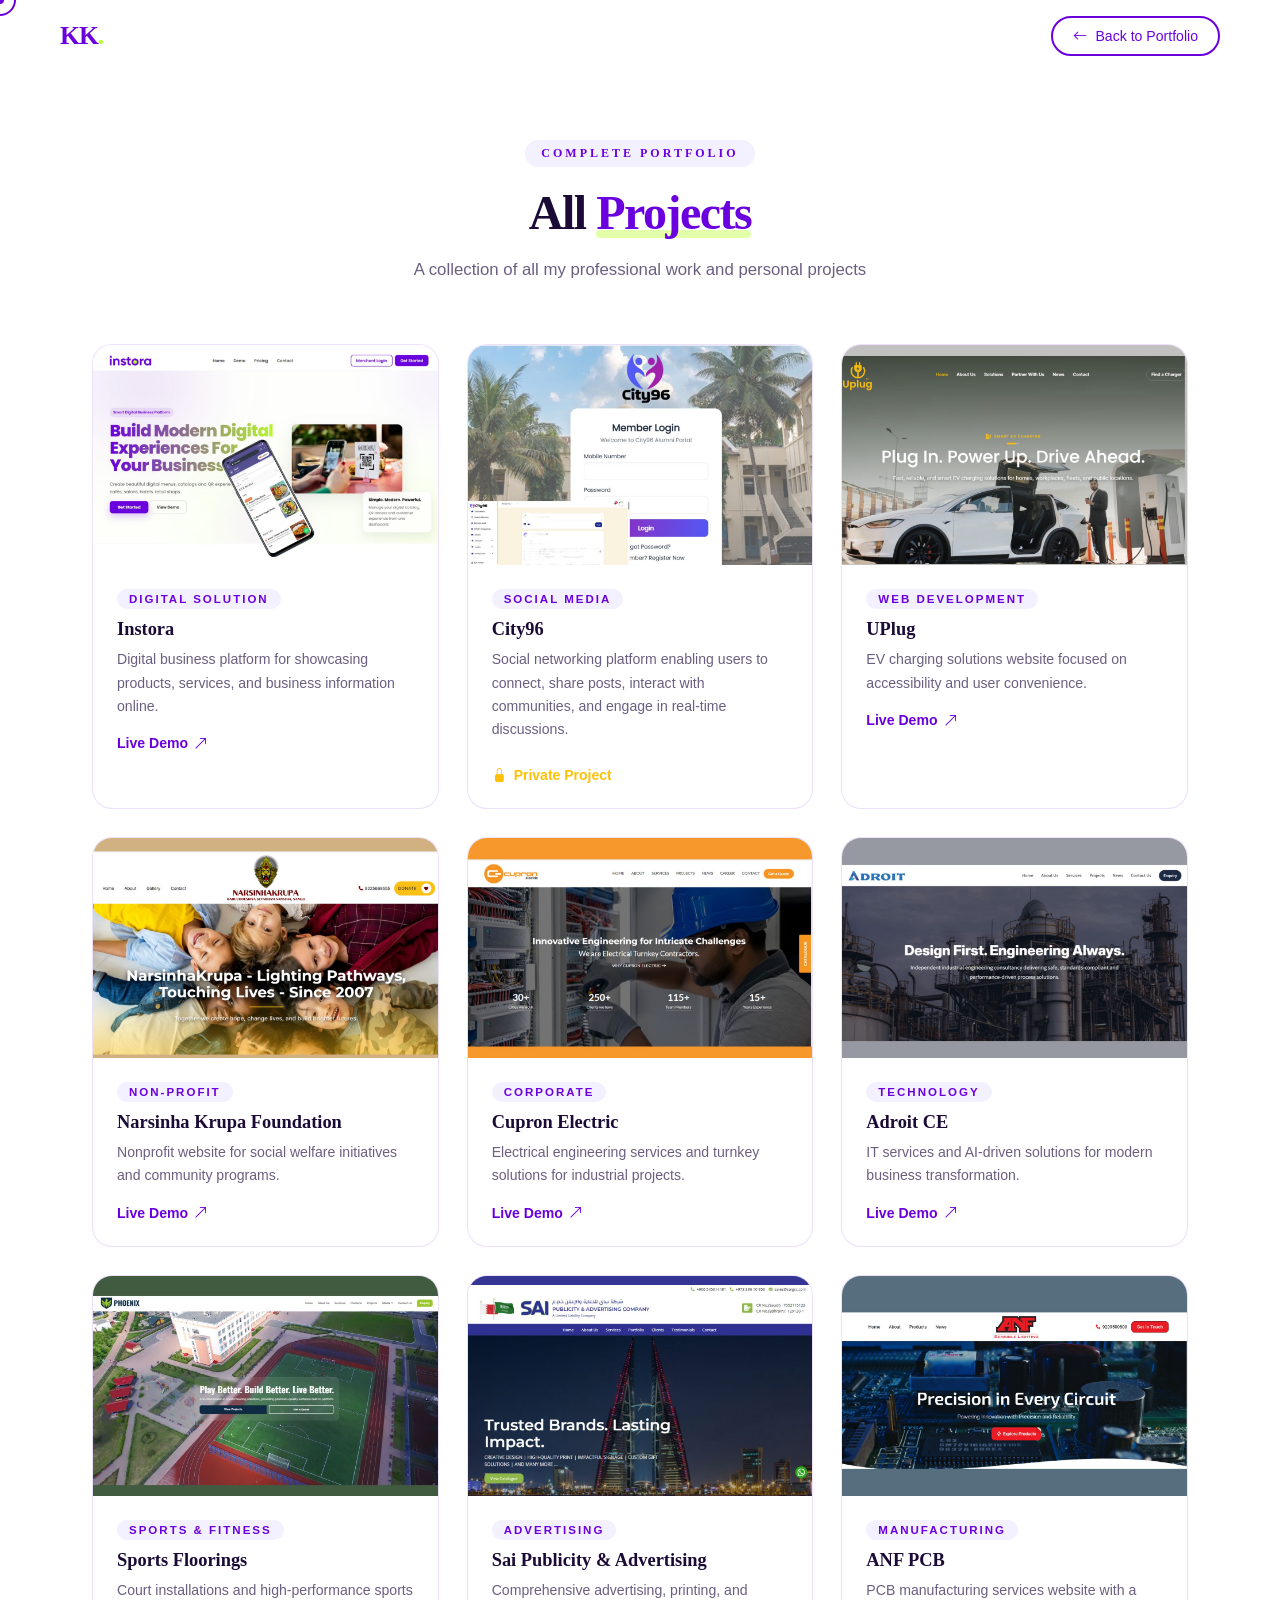
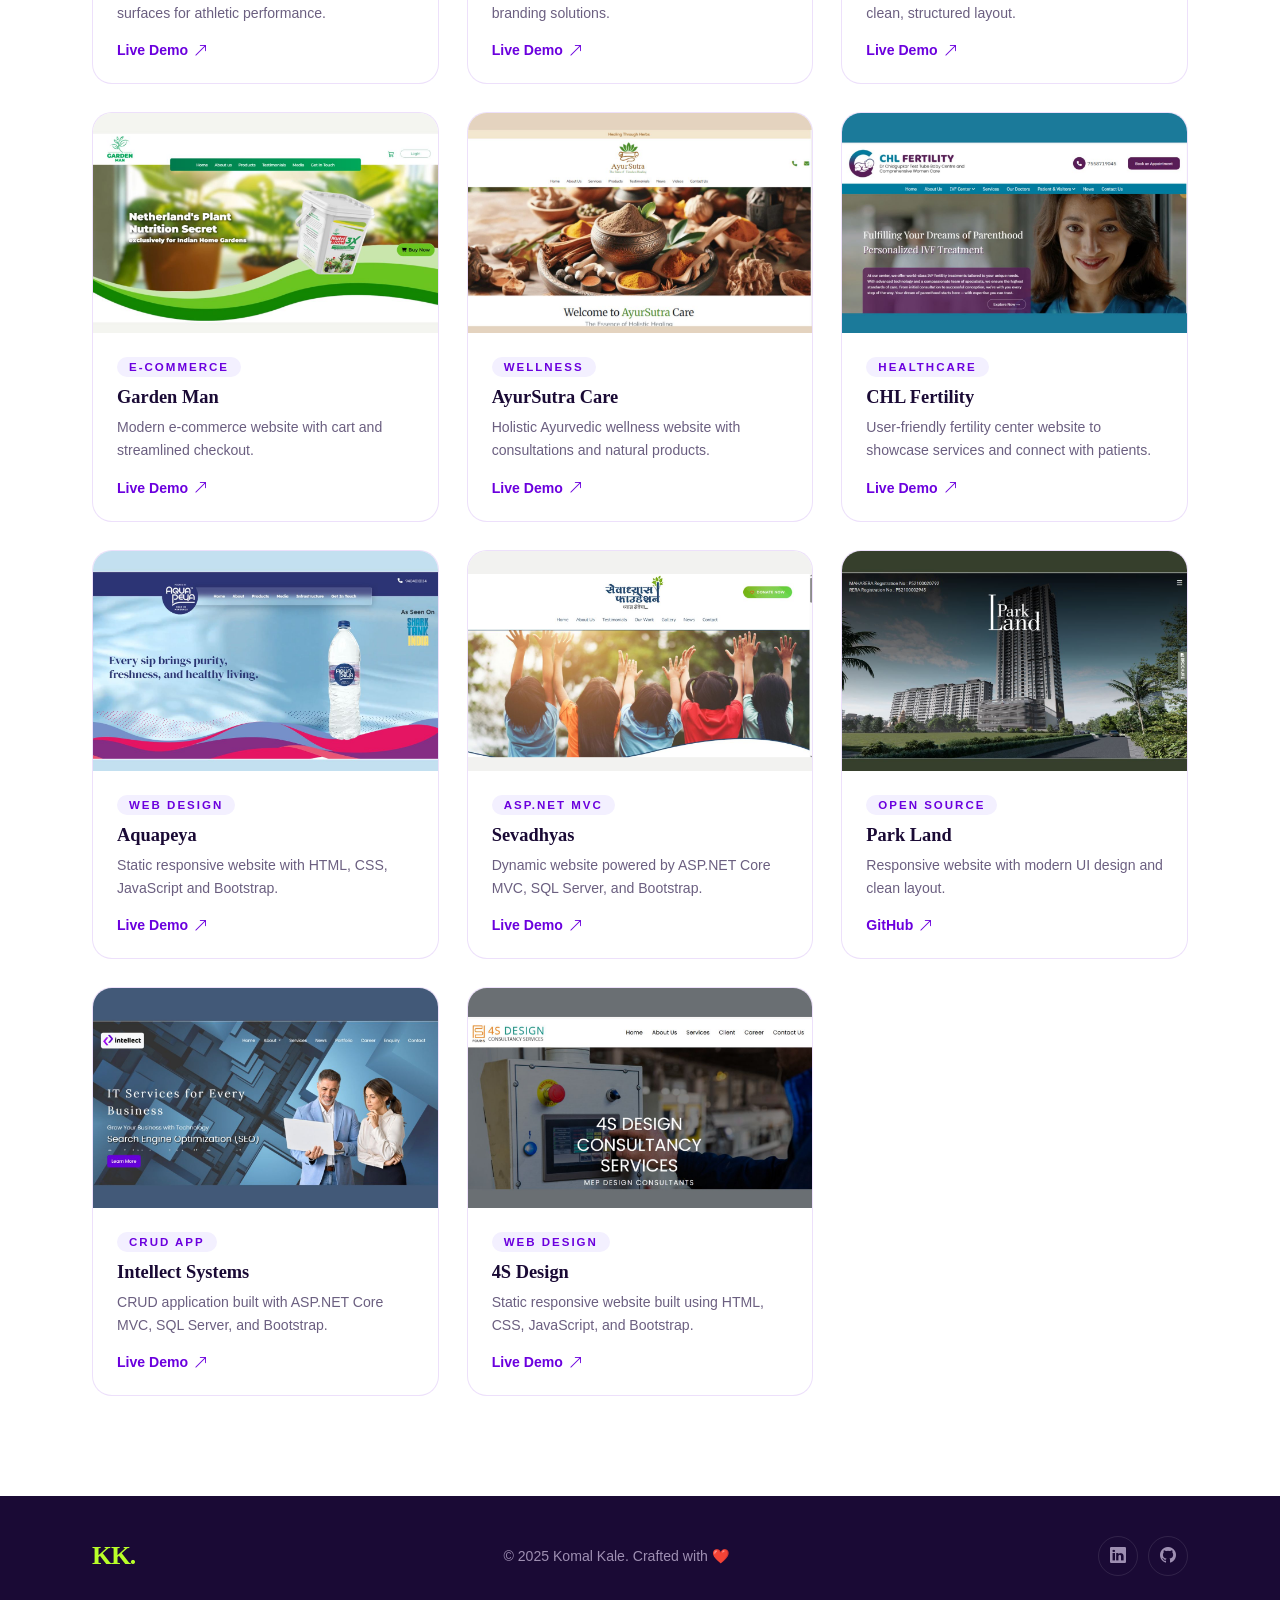
<file: my-portfolio/projects.html>
<!DOCTYPE html>
<html lang="en">
<head>
  <meta charset="UTF-8">
  <title>All Projects — Komal Kale</title>
  <meta name="viewport" content="width=device-width, initial-scale=1.0">
  <link rel="preconnect" href="https://fonts.googleapis.com">
  <link rel="preconnect" href="https://fonts.gstatic.com" crossorigin>
  <link href="https://fonts.googleapis.com/css2?family=Syne:wght@400;500;600;700;800&family=DM+Sans:ital,wght@0,300;0,400;0,500;1,300&display=swap" rel="stylesheet">
  <link href="https://cdn.jsdelivr.net/npm/bootstrap-icons@1.11.3/font/bootstrap-icons.css" rel="stylesheet">
  <link rel="stylesheet" href="style.css">
  <style>
    .projects-page { padding: 140px 0 100px; }
    .projects-page-header { text-align: center; margin-bottom: 60px; }
    .projects-page .projects-grid { grid-template-columns: repeat(3, 1fr); }
    @media (max-width: 992px) { .projects-page .projects-grid { grid-template-columns: repeat(2,1fr); } }
    @media (max-width: 600px) { .projects-page .projects-grid { grid-template-columns: 1fr; } }
  </style>
</head>
<body>

  <div class="cursor-dot"></div>
  <div class="cursor-ring"></div>

  <nav id="navbar" class="navbar scrolled">
    <div class="nav-inner">
      <a class="nav-brand" href="index.html">KK<span class="dot">.</span></a>
      <a href="index.html#projects" class="btn-ghost" style="padding:10px 20px; font-size:0.88rem;">
        <i class="bi bi-arrow-left"></i> Back to Portfolio
      </a>
    </div>
  </nav>

  <section class="projects-page">
    <div class="container">
      <div class="projects-page-header" data-reveal>
        <div class="section-label">Complete Portfolio</div>
        <h1 class="section-title">All <span class="highlight">Projects</span></h1>
        <p class="section-sub">A collection of all my professional work and personal projects</p>
      </div>

      <div class="projects-grid">

        <div class="project-card" data-reveal>
          <div class="project-img-wrap">
            <img src="assets/instora.jpg" alt="Digital Menu Card" class="project-img">
            <div class="project-overlay">
              <a href="#" target="_blank" class="project-link">
                <i class="bi bi-arrow-up-right"></i>
              </a>
            </div>
          </div>
          <div class="project-info">
            <div class="project-tag">Digital Solution</div>
            <h3 class="project-title">Instora</h3>
            <p class="project-desc">
              Digital business platform for showcasing products, services, and business information online.
            </p>
            <a href="https://instora.in/" target="_blank" class="project-cta">
              Live Demo <i class="bi bi-arrow-up-right"></i>
            </a>
          </div>
        </div>

  <div class="project-card" data-reveal>
          <div class="project-img-wrap">
            <img src="assets/city96.jpg" alt="City96" class="project-img">
            <div class="project-overlay">
              <a href="#" target="_blank" class="project-link">
                <i class="bi bi-arrow-up-right"></i>
              </a>
            </div>
          </div>
          <div class="project-info">
            <div class="project-tag">Social Media</div>
            <h3 class="project-title">City96</h3>
            <p class="project-desc">
              Social networking platform enabling users to connect, share posts, interact with communities, and engage
              in real-time discussions.
            </p>
            <div class="project-status">
              <i class="bi bi-lock-fill"></i> Private Project
            </div>
          </div>
        </div>

        <div class="project-card" data-reveal>
          <div class="project-img-wrap">
            <img src="assets/uplug.jpg" alt="UPlug" class="project-img">
            <div class="project-overlay"><a href="https://uplug.co.in/" target="_blank" class="project-link"><i class="bi bi-arrow-up-right"></i></a></div>
          </div>
          <div class="project-info">
            <div class="project-tag">Web Development</div>
            <h3 class="project-title">UPlug</h3>
            <p class="project-desc">EV charging solutions website focused on accessibility and user convenience.</p>
            <a href="https://uplug.co.in/" target="_blank" class="project-cta">Live Demo <i class="bi bi-arrow-up-right"></i></a>
          </div>
        </div>

        <div class="project-card" data-reveal>
          <div class="project-img-wrap">
            <img src="assets/narsinhakrupaNgo.jpg" alt="Narsinha Krupa Foundation" class="project-img">
            <div class="project-overlay"><a href="https://narsinhakrupa.org/" target="_blank" class="project-link"><i class="bi bi-arrow-up-right"></i></a></div>
          </div>
          <div class="project-info">
            <div class="project-tag">Non-Profit</div>
            <h3 class="project-title">Narsinha Krupa Foundation</h3>
            <p class="project-desc">Nonprofit website for social welfare initiatives and community programs.</p>
            <a href="https://narsinhakrupa.org/" target="_blank" class="project-cta">Live Demo <i class="bi bi-arrow-up-right"></i></a>
          </div>
        </div>

        <div class="project-card" data-reveal>
          <div class="project-img-wrap">
            <img src="assets/cupronelectric.jpg" alt="Cupron Electric" class="project-img">
            <div class="project-overlay"><a href="https://cupronelectric.com/" target="_blank" class="project-link"><i class="bi bi-arrow-up-right"></i></a></div>
          </div>
          <div class="project-info">
            <div class="project-tag">Corporate</div>
            <h3 class="project-title">Cupron Electric</h3>
            <p class="project-desc">Electrical engineering services and turnkey solutions for industrial projects.</p>
            <a href="https://cupronelectric.com/" target="_blank" class="project-cta">Live Demo <i class="bi bi-arrow-up-right"></i></a>
          </div>
        </div>

        <div class="project-card" data-reveal>
          <div class="project-img-wrap">
            <img src="assets/adroit.jpg" alt="Adroit CE" class="project-img">
            <div class="project-overlay"><a href="https://adroitce.com/" target="_blank" class="project-link"><i class="bi bi-arrow-up-right"></i></a></div>
          </div>
          <div class="project-info">
            <div class="project-tag">Technology</div>
            <h3 class="project-title">Adroit CE</h3>
            <p class="project-desc">IT services and AI-driven solutions for modern business transformation.</p>
            <a href="https://adroitce.com/" target="_blank" class="project-cta">Live Demo <i class="bi bi-arrow-up-right"></i></a>
          </div>
        </div>

        <div class="project-card" data-reveal>
          <div class="project-img-wrap">
            <img src="assets/sports.jpg" alt="Sports Floorings" class="project-img">
            <div class="project-overlay"><a href="https://sportsfloorings.co.in/" target="_blank" class="project-link"><i class="bi bi-arrow-up-right"></i></a></div>
          </div>
          <div class="project-info">
            <div class="project-tag">Sports & Fitness</div>
            <h3 class="project-title">Sports Floorings</h3>
            <p class="project-desc">Court installations and high-performance sports surfaces for athletic performance.</p>
            <a href="https://sportsfloorings.co.in/" target="_blank" class="project-cta">Live Demo <i class="bi bi-arrow-up-right"></i></a>
          </div>
        </div>

        <div class="project-card" data-reveal>
          <div class="project-img-wrap">
            <img src="assets/saipublicity.jpg" alt="Sai Publicity" class="project-img">
            <div class="project-overlay"><a href="https://saigcc.com/" target="_blank" class="project-link"><i class="bi bi-arrow-up-right"></i></a></div>
          </div>
          <div class="project-info">
            <div class="project-tag">Advertising</div>
            <h3 class="project-title">Sai Publicity & Advertising</h3>
            <p class="project-desc">Comprehensive advertising, printing, and branding solutions.</p>
            <a href="https://saigcc.com/" target="_blank" class="project-cta">Live Demo <i class="bi bi-arrow-up-right"></i></a>
          </div>
        </div>

        <div class="project-card" data-reveal>
          <div class="project-img-wrap">
            <img src="assets/anfpcb.jpg" alt="ANF PCB" class="project-img">
            <div class="project-overlay"><a href="https://anfpcb.com/" target="_blank" class="project-link"><i class="bi bi-arrow-up-right"></i></a></div>
          </div>
          <div class="project-info">
            <div class="project-tag">Manufacturing</div>
            <h3 class="project-title">ANF PCB</h3>
            <p class="project-desc">PCB manufacturing services website with a clean, structured layout.</p>
            <a href="https://anfpcb.com/" target="_blank" class="project-cta">Live Demo <i class="bi bi-arrow-up-right"></i></a>
          </div>
        </div>

        <div class="project-card" data-reveal>
          <div class="project-img-wrap">
            <img src="assets/gardenman.jpg" alt="Garden Man" class="project-img">
            <div class="project-overlay"><a href="https://gardenmanindia.com/" target="_blank" class="project-link"><i class="bi bi-arrow-up-right"></i></a></div>
          </div>
          <div class="project-info">
            <div class="project-tag">E-Commerce</div>
            <h3 class="project-title">Garden Man</h3>
            <p class="project-desc">Modern e-commerce website with cart and streamlined checkout.</p>
            <a href="https://gardenmanindia.com/" target="_blank" class="project-cta">Live Demo <i class="bi bi-arrow-up-right"></i></a>
          </div>
        </div>

        <div class="project-card" data-reveal>
          <div class="project-img-wrap">
            <img src="assets/ayursutra.jpg" alt="AyurSutra Care" class="project-img">
            <div class="project-overlay"><a href="https://ayursutracare.com/" target="_blank" class="project-link"><i class="bi bi-arrow-up-right"></i></a></div>
          </div>
          <div class="project-info">
            <div class="project-tag">Wellness</div>
            <h3 class="project-title">AyurSutra Care</h3>
            <p class="project-desc">Holistic Ayurvedic wellness website with consultations and natural products.</p>
            <a href="https://ayursutracare.com/" target="_blank" class="project-cta">Live Demo <i class="bi bi-arrow-up-right"></i></a>
          </div>
        </div>

        <div class="project-card" data-reveal>
          <div class="project-img-wrap">
            <img src="assets/chl-fertility.jpg" alt="CHL Fertility" class="project-img">
            <div class="project-overlay"><a href="https://www.chlfertility.com" target="_blank" class="project-link"><i class="bi bi-arrow-up-right"></i></a></div>
          </div>
          <div class="project-info">
            <div class="project-tag">Healthcare</div>
            <h3 class="project-title">CHL Fertility</h3>
            <p class="project-desc">User-friendly fertility center website to showcase services and connect with patients.</p>
            <a href="https://www.chlfertility.com" target="_blank" class="project-cta">Live Demo <i class="bi bi-arrow-up-right"></i></a>
          </div>
        </div>

        <div class="project-card" data-reveal>
          <div class="project-img-wrap">
            <img src="assets/aquapeya.jpg" alt="Aquapeya" class="project-img">
            <div class="project-overlay"><a href="https://www.aquapeya.com" target="_blank" class="project-link"><i class="bi bi-arrow-up-right"></i></a></div>
          </div>
          <div class="project-info">
            <div class="project-tag">Web Design</div>
            <h3 class="project-title">Aquapeya</h3>
            <p class="project-desc">Static responsive website with HTML, CSS, JavaScript and Bootstrap.</p>
            <a href="https://www.aquapeya.com" target="_blank" class="project-cta">Live Demo <i class="bi bi-arrow-up-right"></i></a>
          </div>
        </div>

        <div class="project-card" data-reveal>
          <div class="project-img-wrap">
            <img src="assets/sevadhyas.jpg" alt="Sevadhyas" class="project-img">
            <div class="project-overlay"><a href="https://sevadhyas.com" target="_blank" class="project-link"><i class="bi bi-arrow-up-right"></i></a></div>
          </div>
          <div class="project-info">
            <div class="project-tag">ASP.NET MVC</div>
            <h3 class="project-title">Sevadhyas</h3>
            <p class="project-desc">Dynamic website powered by ASP.NET Core MVC, SQL Server, and Bootstrap.</p>
            <a href="https://sevadhyas.com" target="_blank" class="project-cta">Live Demo <i class="bi bi-arrow-up-right"></i></a>
          </div>
        </div>

        <div class="project-card" data-reveal>
          <div class="project-img-wrap">
            <img src="assets/parkland.jpg" alt="Park Land" class="project-img">
            <div class="project-overlay"><a href="https://github.com/kale-komal/ParkLand" target="_blank" class="project-link"><i class="bi bi-github"></i></a></div>
          </div>
          <div class="project-info">
            <div class="project-tag">Open Source</div>
            <h3 class="project-title">Park Land</h3>
            <p class="project-desc">Responsive website with modern UI design and clean layout.</p>
            <a href="https://github.com/kale-komal/ParkLand" target="_blank" class="project-cta">GitHub <i class="bi bi-arrow-up-right"></i></a>
          </div>
        </div>

        <div class="project-card" data-reveal>
          <div class="project-img-wrap">
            <img src="assets/intellect-systems.jpg" alt="Intellect Systems" class="project-img">
            <div class="project-overlay"><a href="https://intellect-systems.com" target="_blank" class="project-link"><i class="bi bi-arrow-up-right"></i></a></div>
          </div>
          <div class="project-info">
            <div class="project-tag">CRUD App</div>
            <h3 class="project-title">Intellect Systems</h3>
            <p class="project-desc">CRUD application built with ASP.NET Core MVC, SQL Server, and Bootstrap.</p>
            <a href="https://intellect-systems.com" target="_blank" class="project-cta">Live Demo <i class="bi bi-arrow-up-right"></i></a>
          </div>
        </div>

        <div class="project-card" data-reveal>
          <div class="project-img-wrap">
            <img src="assets/4sdesign.jpg" alt="4S Design" class="project-img">
            <div class="project-overlay"><a href="https://4sdesigncs.com/" target="_blank" class="project-link"><i class="bi bi-arrow-up-right"></i></a></div>
          </div>
          <div class="project-info">
            <div class="project-tag">Web Design</div>
            <h3 class="project-title">4S Design</h3>
            <p class="project-desc">Static responsive website built using HTML, CSS, JavaScript, and Bootstrap.</p>
            <a href="https://4sdesigncs.com/" target="_blank" class="project-cta">Live Demo <i class="bi bi-arrow-up-right"></i></a>
          </div>
        </div>

      </div>
    </div>
  </section>

  <footer class="footer">
    <div class="container">
      <div class="footer-inner">
        <a class="nav-brand" href="index.html">KK<span class="dot">.</span></a>
        <p class="footer-copy">© 2025 Komal Kale. Crafted with ❤️</p>
        <div class="footer-socials">
          <a href="https://www.linkedin.com/in/komal-kale-k1409" target="_blank" class="social-link"><i class="bi bi-linkedin"></i></a>
          <a href="https://github.com/kale-komal" target="_blank" class="social-link"><i class="bi bi-github"></i></a>
        </div>
      </div>
    </div>
  </footer>

  <script src="script.js"></script>
</body>
</html>
</file>
<file: my-portfolio/style.css>
/* ============================================
   KOMAL KALE PORTFOLIO — REDESIGNED
   Theme: #6B00DE (Purple) + #B9FF29 (Lime)
   Base: Clean White
============================================ */

:root {
  --purple: #6B00DE;
  --purple-light: #8B2FFF;
  --purple-dark: #4A0099;
  --lime: #B9FF29;
  --lime-dark: #9EE000;
  --white: #FFFFFF;
  --off-white: #F7F5FF;
  --gray-50: #F9FAFB;
  --gray-100: #F3F0FF;
  --gray-200: #E8E0FF;
  --gray-400: #9E8FB2;
  --gray-600: #6B5F80;
  --gray-800: #2D1B5E;
  --dark: #1A0A35;
  --text-main: #1A0A35;
  --text-muted: #6B5F80;
  --border: rgba(107, 0, 222, 0.12);
  --shadow-sm: 0 2px 12px rgba(107, 0, 222, 0.08);
  --shadow-md: 0 8px 32px rgba(107, 0, 222, 0.15);
  --shadow-lg: 0 20px 60px rgba(107, 0, 222, 0.2);
  --radius: 20px;
  --radius-sm: 12px;
  --radius-lg: 32px;
  --transition: 0.35s cubic-bezier(0.4, 0, 0.2, 1);
}

/* ——— RESET & BASE ——— */
*, *::before, *::after { box-sizing: border-box; margin: 0; padding: 0; }
html { scroll-behavior: smooth; font-size: 16px; }
body {
  font-family: 'Inter', sans-serif;
  background: var(--white);
  color: var(--text-main);
  overflow-x: hidden;
  cursor: none;
}
a { text-decoration: none; color: inherit; }
img { display: block; max-width: 100%; }
ul { list-style: none; }
.container { max-width: 1160px; margin: 0 auto; padding: 0 32px; }
.text-center { text-align: center; }
.mt-4 { margin-top: 1.5rem; }
.mt-5 { margin-top: 3rem; }
.d-none { display: none !important; }
.w-full { width: 100%; }

/* ——— CUSTOM CURSOR ——— */
.cursor-dot, .cursor-ring {
  position: fixed; top: 0; left: 0;
  border-radius: 50%;
  pointer-events: none;
  z-index: 9999;
  transform: translate(-50%, -50%);
  transition: opacity 0.3s;
}
.cursor-dot {
  width: 8px; height: 8px;
  background: var(--purple);
}
.cursor-ring {
  width: 32px; height: 32px;
  border: 2px solid var(--purple);
  transition: width 0.25s, height 0.25s, border-color 0.25s, transform 0.1s;
  background: transparent;
}
.cursor-ring.hovered {
  width: 48px; height: 48px;
  background: rgba(107, 0, 222, 0.08);
  border-color: var(--lime);
}

/* ——— SCROLLBAR ——— */
::-webkit-scrollbar { width: 6px; }
::-webkit-scrollbar-track { background: var(--off-white); }
::-webkit-scrollbar-thumb { background: var(--purple); border-radius: 3px; }

/* ——— NAVBAR ——— */
.navbar {
  position: fixed; top: 0; left: 0; right: 0;
  z-index: 1000;
  padding: 0 32px;
  height: 72px;
  display: flex; align-items: center;
  transition: background var(--transition), box-shadow var(--transition);
}
.navbar.scrolled {
  background: rgba(255,255,255,0.95);
  backdrop-filter: blur(20px);
  box-shadow: 0 1px 0 var(--border), var(--shadow-sm);
}
.nav-inner {
  max-width: 1160px; width: 100%; margin: 0 auto;
  display: flex; align-items: center; justify-content: space-between;
}
.nav-brand {
font-family: 'Playfair Display', serif;
  font-size: 1.6rem; font-weight: 800;
  color: var(--purple);
  letter-spacing: -1px;
}
.nav-brand .dot { color: var(--lime); }
.nav-links {
  display: flex; align-items: center; gap: 8px;
}
.nav-link {
font-family: 'Inter', sans-serif;
  font-size: 0.9rem; font-weight: 500;
  color: var(--text-muted);
  padding: 8px 16px;
  border-radius: 100px;
  transition: all var(--transition);
}
.nav-link:hover, .nav-link.active {
  color: var(--purple);
  background: var(--gray-100);
}
.nav-toggle {
  display: none;
  flex-direction: column; gap: 5px;
  background: none; border: none;
  cursor: none; padding: 8px;
}
.nav-toggle span {
  display: block; width: 24px; height: 2px;
  background: var(--purple);
  border-radius: 2px;
  transition: all var(--transition);
}
.nav-toggle.open span:nth-child(1) { transform: translateY(7px) rotate(45deg); }
.nav-toggle.open span:nth-child(2) { opacity: 0; }
.nav-toggle.open span:nth-child(3) { transform: translateY(-7px) rotate(-45deg); }

/* ——— BUTTONS ——— */
.btn-primary {
  display: inline-flex; align-items: center; gap: 8px;
  padding: 14px 28px;
  background: var(--purple);
  color: var(--white);
  border-radius: 100px;
font-family: 'Inter', sans-serif;
  font-size: 0.95rem; font-weight: 500;
  border: none; cursor: none;
  transition: all var(--transition);
  box-shadow: 0 4px 20px rgba(107,0,222,0.3);
  position: relative; overflow: hidden;
}
.btn-primary::after {
  content: '';
  position: absolute; inset: 0;
  background: var(--lime);
  transform: translateX(-101%);
  transition: transform var(--transition);
  z-index: 0;
  border-radius: inherit;
}
.btn-primary:hover::after { transform: translateX(0); }
.btn-primary:hover { color: var(--dark); box-shadow: 0 8px 30px rgba(185,255,41,0.4); }
.btn-primary > * { position: relative; z-index: 1; }

.btn-ghost {
  display: inline-flex; align-items: center; gap: 8px;
  padding: 14px 28px;
  background: transparent;
  color: var(--purple);
  border-radius: 100px;
  font-size: 0.95rem; font-weight: 500;
  border: 2px solid var(--purple);
  cursor: none;
  transition: all var(--transition);
}
.btn-ghost:hover { background: var(--purple); color: var(--white); }

.btn-outline {
  display: inline-flex; align-items: center; gap: 8px;
  padding: 14px 32px;
  background: transparent;
  color: var(--purple);
  border-radius: 100px;
  font-size: 0.95rem; font-weight: 500;
  border: 2px solid var(--border);
  cursor: none;
  transition: all var(--transition);
}
.btn-outline:hover {
  background: var(--purple); color: var(--white);
  border-color: var(--purple);
}

/* ——— SECTIONS ——— */
.section { padding: 120px 0; position: relative; }
.section-label {
  display: inline-block;
font-family: 'Playfair Display', serif;
  font-size: 0.75rem; font-weight: 700;
  text-transform: uppercase; letter-spacing: 3px;
  color: var(--purple);
  background: var(--gray-100);
  padding: 6px 16px; border-radius: 100px;
  margin-bottom: 20px;
}
.section-title {
font-family: 'Playfair Display', serif;
  font-size: clamp(2rem, 4vw, 3rem);
  font-weight: 800;
  line-height: 1.1;
  color: var(--dark);
  letter-spacing: -1.5px;
  margin-bottom: 16px;
}
.section-sub {
  font-size: 1.05rem; color: var(--text-muted);
  max-width: 500px; margin: 0 auto 60px;
  line-height: 1.7;
}
.highlight {
  color: var(--purple);
  position: relative;
  display: inline-block;
}
.highlight::after {
  content: '';
  position: absolute;
  bottom: 2px; left: 0; right: 0;
  height: 8px;
  background: var(--lime);
  opacity: 0.4;
  z-index: -1;
  border-radius: 4px;
}

/* ——— REVEAL ANIMATION ——— */
[data-reveal], [data-reveal-delay] {
  opacity: 0;
  transform: translateY(40px);
  transition: opacity 0.7s ease, transform 0.7s ease;
}
[data-reveal-delay] { transition-delay: 0.2s; }
[data-reveal].visible, [data-reveal-delay].visible {
  opacity: 1; transform: translateY(0);
}

/* ——— HERO ——— */
.hero {
  min-height: 100vh;
  display: flex; align-items: center;
  padding: 100px 32px 60px;
  position: relative; overflow: hidden;
  background: var(--white);
}
.hero-bg-shapes {
  position: absolute; inset: 0; pointer-events: none; overflow: hidden;
}
.shape {
  position: absolute; border-radius: 50%;
  filter: blur(60px); opacity: 0.5;
  animation: shapeDrift 8s ease-in-out infinite alternate;
}
.shape-1 {
  width: 600px; height: 600px;
  background: radial-gradient(circle, rgba(107,0,222,0.12), transparent 70%);
  top: -200px; right: -100px;
  animation-duration: 10s;
}
.shape-2 {
  width: 400px; height: 400px;
  background: radial-gradient(circle, rgba(185,255,41,0.15), transparent 70%);
  bottom: -100px; left: -100px;
  animation-duration: 12s; animation-delay: -3s;
}
.shape-3 {
  width: 300px; height: 300px;
  background: radial-gradient(circle, rgba(107,0,222,0.08), transparent 70%);
  top: 40%; left: 40%;
  animation-duration: 9s; animation-delay: -6s;
}
@keyframes shapeDrift {
  from { transform: translate(0,0) scale(1); }
  to { transform: translate(30px, 20px) scale(1.1); }
}
.hero-grid {
  max-width: 1160px; margin: 0 auto; width: 100%;
  display: grid; grid-template-columns: 1fr 1fr; gap: 60px;
  align-items: center;
}
.hero-badge {
  display: inline-flex; align-items: center; gap: 8px;
  background: var(--gray-100); color: var(--purple);
  border-radius: 100px; padding: 8px 18px;
  font-size: 0.85rem; font-weight: 500;
  margin-bottom: 28px;
  border: 1px solid var(--border);
}
.badge-dot {
  width: 8px; height: 8px;
  background: var(--lime); border-radius: 50%;
  box-shadow: 0 0 0 3px rgba(185,255,41,0.3);
  animation: pulse 2s ease-in-out infinite;
}
@keyframes pulse {
  0%, 100% { box-shadow: 0 0 0 3px rgba(185,255,41,0.3); }
  50% { box-shadow: 0 0 0 8px rgba(185,255,41,0.1); }
}
.hero-title { margin-bottom: 16px; }
.title-hello {
  display: block;
font-family: 'Inter', sans-serif;
  font-size: 1.15rem; font-weight: 400;
  color: var(--text-muted); margin-bottom: 4px;
}
.title-name {
  display: block;
font-family: 'Playfair Display', serif;
  font-size: clamp(3rem, 6vw, 5rem);
  font-weight: 800;
  line-height: 1;
  letter-spacing: -3px;
  color: var(--dark);
  position: relative;
}
.hero-role {
font-family: 'Playfair Display', serif;
  font-size: 1.4rem; font-weight: 600;
  color: var(--text-main);
  margin-bottom: 20px;
}
.typed-text { color: var(--purple); }
.cursor-blink {
  color: var(--lime);
  animation: blink 0.7s infinite;
  font-weight: 700;
}
@keyframes blink {
  0%, 100% { opacity: 1; } 50% { opacity: 0; }
}
.hero-desc {
  font-size: 1.05rem; line-height: 1.75;
  color: var(--text-muted);
  max-width: 480px; margin-bottom: 36px;
}
.hero-actions { display: flex; gap: 16px; flex-wrap: wrap; margin-bottom: 40px; }
.hero-socials { display: flex; gap: 12px; }
.social-link {
  display: flex; align-items: center; justify-content: center;
  width: 40px; height: 40px;
  border-radius: 50%;
  border: 1.5px solid var(--border);
  color: var(--text-muted);
  font-size: 1rem;
  transition: all var(--transition);
  cursor: none;
}
.social-link:hover {
  background: var(--purple); color: var(--white);
  border-color: var(--purple);
  transform: translateY(-2px);
}
/* Hero Visual */
.hero-visual {
  display: flex; justify-content: center; align-items: center;
  position: relative;
}
.profile-frame {
  position: relative; width: 380px; height: 380px;
}
.profile-ring {
  position: absolute; border-radius: 50%;
  animation: ringRotate 15s linear infinite;
}
.ring-1 {
  inset: -20px;
  border: 2px dashed rgba(107,0,222,0.2);
  animation-duration: 20s;
}
.ring-2 {
  inset: -40px;
  border: 1px dashed rgba(185,255,41,0.3);
  animation-direction: reverse;
  animation-duration: 30s;
}
@keyframes ringRotate { to { transform: rotate(360deg); } }
.profile-img-wrap {
  position: absolute; inset: 20px;
  border-radius: 50%; overflow: hidden;
  border: 4px solid var(--white);
  box-shadow: var(--shadow-lg),
              inset 0 0 0 4px rgba(107,0,222,0.1);
  background: var(--gray-100);
}
.profile-img {
  width: 100%; height: 100%;
  object-fit: cover; object-position: top;
}

.floating-badge {
  position: absolute;
  background: var(--white);
  color: var(--purple);
  padding: 10px 16px;
  border-radius: 100px;
  font-size: 0.8rem; font-weight: 600;
  box-shadow: var(--shadow-md);
  white-space: nowrap;
  border: 1.5px solid var(--border);
  display: flex; align-items: center; gap: 6px;
  animation: floatBadge 3s ease-in-out infinite;
}
.fb-1 { top: 10%; right: -20px; animation-delay: 0s; }
.fb-2 { bottom: 25%; right: -30px; animation-delay: 0.8s; }
.fb-3 { bottom: 5%; left: -10px; animation-delay: 1.6s; }
@keyframes floatBadge {
  0%, 100% { transform: translateY(0); }
  50% { transform: translateY(-8px); }
}
/* Scroll hint */
.scroll-hint {
  position: absolute; bottom: 36px; left: 50%;
  transform: translateX(-50%);
  display: flex; flex-direction: column; align-items: center; gap: 8px;
}
.scroll-line {
  width: 1px; height: 60px;
  background: linear-gradient(to bottom, var(--purple), transparent);
  animation: scrollDrop 2s ease-in-out infinite;
}
.scroll-hint span {
  font-size: 0.7rem; letter-spacing: 2px;
  text-transform: uppercase; color: var(--text-muted);
}
@keyframes scrollDrop {
  0% { transform: scaleY(0); transform-origin: top; opacity: 1; }
  50% { transform: scaleY(1); transform-origin: top; opacity: 1; }
  100% { transform: scaleY(1); transform-origin: bottom; opacity: 0; }
}

/* ——— ABOUT ——— */
.about-section { background: var(--off-white); }
.about-grid {
  display: grid; grid-template-columns: 1fr 1fr; gap: 80px;
  align-items: center;
}
.about-para {
  font-size: 1rem; line-height: 1.8;
  color: var(--text-muted); margin-bottom: 16px;
}
.about-para strong { color: var(--dark); font-weight: 600; }
.about-cards {
  display: grid; grid-template-columns: 1fr 1fr; gap: 20px;
}
.about-card {
  background: var(--white);
  border-radius: var(--radius);
  padding: 28px 24px;
  border: 1.5px solid var(--border);
  transition: all var(--transition);
  position: relative; overflow: hidden;
}
.about-card::before {
  content: '';
  position: absolute; inset: 0;
  background: linear-gradient(135deg, var(--purple), var(--purple-light));
  opacity: 0; transition: opacity var(--transition);
}
.about-card:hover { transform: translateY(-6px); box-shadow: var(--shadow-lg); }
.about-card:hover::before { opacity: 1; }
.about-card:hover .ac-icon,
.about-card:hover h4,
.about-card:hover p { color: var(--white); position: relative; z-index: 1; }
.about-card:hover .ac-icon {
  background: rgba(255,255,255,0.15);
  border-color: rgba(255,255,255,0.2);
}
.ac-icon {
  width: 48px; height: 48px;
  display: flex; align-items: center; justify-content: center;
  background: var(--gray-100); border-radius: 14px;
  color: var(--purple); font-size: 1.4rem;
  border: 1.5px solid var(--border);
  margin-bottom: 16px;
  transition: all var(--transition);
  position: relative; z-index: 1;
}
.about-card h4 {
font-family: 'Playfair Display', serif;
  font-size: 1rem; font-weight: 700;
  color: var(--dark); margin-bottom: 4px;
  transition: color var(--transition);
  position: relative; z-index: 1;
}
.about-card p {
  font-size: 0.85rem; color: var(--text-muted);
  transition: color var(--transition);
  position: relative; z-index: 1;
}
.ac-1 { background: var(--white); }
.ac-2 { background: var(--white); }
.ac-3 { background: var(--white); }
.ac-4 { background: var(--white); }

/* ——— SKILLS ——— */
.skills-section { background: var(--white); overflow: hidden; }
.skills-bg-accent {
  position: absolute;
  top: 0; right: 0;
  width: 500px; height: 500px;
  background: radial-gradient(circle at center, rgba(185,255,41,0.08), transparent 70%);
  pointer-events: none;
}
.skills-grid {
  display: grid;
  grid-template-columns: repeat(4, 1fr);
  gap: 20px; margin-top: 60px;
}
.skill-pill {
  display: flex; flex-direction: column; align-items: center; gap: 12px;
  padding: 28px 20px;
  background: var(--white);
  border: 1.5px solid var(--border);
  border-radius: var(--radius);
  cursor: none;
  transition: all var(--transition);
  position: relative; overflow: hidden;
}
.skill-pill::after {
  content: '';
  position: absolute;
  bottom: 0; left: 0; right: 0;
  height: 3px;
  background: linear-gradient(90deg, var(--purple), var(--lime));
  transform: scaleX(0);
  transition: transform var(--transition);
}
.skill-pill:hover { transform: translateY(-8px); box-shadow: var(--shadow-md); border-color: var(--purple); }
.skill-pill:hover::after { transform: scaleX(1); }
.skill-pill-icon {
  width: 52px; height: 52px;
  display: flex; align-items: center; justify-content: center;
  background: var(--gray-50); border-radius: 14px;
  padding: 8px; transition: transform var(--transition);
}
.skill-pill:hover .skill-pill-icon { transform: rotate(5deg) scale(1.1); }
.skill-pill-icon img { width: 100%; height: 100%; object-fit: contain; }
.skill-pill span {
font-family: 'Playfair Display', serif;
  font-size: 0.85rem; font-weight: 700;
  color: var(--dark); text-align: center;
}

/* ——— PROJECTS ——— */
.projects-section { background: var(--off-white); }
.projects-grid {
  display: grid; grid-template-columns: repeat(3, 1fr);
  gap: 28px; margin-top: 60px;
}
.project-card {
  background: var(--white);
  border-radius: var(--radius);
  border: 1.5px solid var(--border);
  overflow: hidden;
  transition: all var(--transition);
  cursor: none;
}
.project-card:hover { transform: translateY(-8px); box-shadow: var(--shadow-lg); }
.project-img-wrap {
  position: relative; overflow: hidden; height: 220px;
}
.project-img {
  width: 100%; height: 100%;
  object-fit: cover; object-position: top;
  transition: transform 0.6s ease;
}
.project-card:hover .project-img { transform: scale(1.08); }
.project-overlay {
  position: absolute; inset: 0;
  background: linear-gradient(135deg, rgba(107,0,222,0.85), rgba(139,47,255,0.7));
  display: flex; align-items: center; justify-content: center;
  opacity: 0; transition: opacity var(--transition);
}
.project-card:hover .project-overlay { opacity: 1; }
.project-link {
  width: 56px; height: 56px;
  background: var(--lime); color: var(--dark);
  border-radius: 50%;
  display: flex; align-items: center; justify-content: center;
  font-size: 1.3rem; font-weight: 700;
  transform: scale(0.5); transition: transform var(--transition);
}
.project-card:hover .project-link { transform: scale(1); }
.project-info { padding: 24px; }
.project-tag {
  font-size: 0.72rem; font-weight: 700;
  text-transform: uppercase; letter-spacing: 2px;
  color: var(--purple);
  background: var(--gray-100);
  padding: 4px 12px; border-radius: 100px;
  display: inline-block; margin-bottom: 10px;
}
.project-title {
font-family: 'Playfair Display', serif;
  font-size: 1.15rem; font-weight: 700;
  color: var(--dark); margin-bottom: 8px;
}
.project-desc {
  font-size: 0.88rem; line-height: 1.65;
  color: var(--text-muted); margin-bottom: 16px;
}
.project-cta {
  display: inline-flex; align-items: center; gap: 6px;
  font-size: 0.88rem; font-weight: 600;
  color: var(--purple);
  transition: gap var(--transition);
}
.project-cta:hover { gap: 10px; }

/* ——— EXPERIENCE ——— */
.experience-section { background: var(--white); overflow: hidden; }
.exp-bg-accent {
  position: absolute; top: 0; left: 0;
  width: 400px; height: 400px;
  background: radial-gradient(circle, rgba(107,0,222,0.05), transparent 70%);
  pointer-events: none;
}
.timeline {
  margin-top: 60px; max-width: 720px; margin-left: auto; margin-right: auto;
  display: flex; flex-direction: column; gap: 0;
}
.timeline-item {
  display: grid;
  grid-template-columns: 100px 40px 1fr;
  align-items: start; gap: 0;
}
.tl-year {
  text-align: right; padding-top: 4px; padding-right: 24px;
}
.tl-year span {
font-family: 'Playfair Display', serif;
  font-size: 0.8rem; font-weight: 700;
  color: var(--text-muted);
  letter-spacing: 1px;
}
.tl-connector {
  display: flex; flex-direction: column; align-items: center; gap: 0;
}
.tl-dot {
  width: 16px; height: 16px;
  border-radius: 50%;
  background: var(--white);
  border: 3px solid var(--gray-200);
  margin-top: 6px; flex-shrink: 0;
  transition: all var(--transition);
}
.tl-dot-active {
  border-color: var(--purple);
  background: var(--lime);
  box-shadow: 0 0 0 4px rgba(107,0,222,0.15);
}
.tl-line {
  width: 2px; flex: 1; min-height: 60px;
  background: var(--gray-200);
}
.timeline-item:last-child .tl-line { display: none; }
.tl-card {
  background: var(--gray-50);
  border: 1.5px solid var(--border);
  border-radius: var(--radius);
  padding: 28px 32px;
  margin-left: 16px;
  margin-bottom: 40px;
  transition: all var(--transition);
}
.tl-card:hover { transform: translateX(4px); box-shadow: var(--shadow-md); }
.tl-card-active {
  background: var(--white);
  border-color: var(--purple);
}
.tl-badge {
  display: inline-block;
  font-size: 0.72rem; font-weight: 700;
  text-transform: uppercase; letter-spacing: 2px;
  color: var(--text-muted); background: var(--gray-200);
  padding: 4px 12px; border-radius: 100px;
  margin-bottom: 12px;
}
.tl-badge-active { color: var(--purple); background: var(--gray-100); }
.tl-role {
font-family: 'Playfair Display', serif;
  font-size: 1.2rem; font-weight: 700;
  color: var(--dark); margin-bottom: 6px;
}
.tl-company {
  font-size: 0.9rem; color: var(--text-muted);
  display: flex; align-items: center; gap: 6px;
  margin-bottom: 16px;
}
.tl-list { padding-left: 0; }
.tl-list li {
  font-size: 0.9rem; color: var(--text-muted); line-height: 1.7;
  padding-left: 16px; position: relative; margin-bottom: 6px;
}
.tl-list li::before {
  content: '▸';
  position: absolute; left: 0; color: var(--purple); font-size: 0.8rem;
}

/* ——— CONTACT ——— */
.contact-section { background: var(--off-white); }
.contact-grid {
  display: grid; grid-template-columns: 1fr 1.5fr; gap: 60px;
  margin-top: 60px; align-items: start;
}
.contact-info-title {
font-family: 'Playfair Display', serif;
  font-size: 1.3rem; font-weight: 700;
  color: var(--dark); margin-bottom: 32px;
}
.contact-item {
  display: flex; align-items: flex-start; gap: 16px;
  margin-bottom: 28px;
}
.contact-icon {
  width: 44px; height: 44px;
  background: var(--purple); color: var(--white);
  border-radius: 12px;
  display: flex; align-items: center; justify-content: center;
  font-size: 1rem; flex-shrink: 0;
}
.contact-label {
  font-size: 0.75rem; font-weight: 600;
  text-transform: uppercase; letter-spacing: 1.5px;
  color: var(--text-muted); margin-bottom: 4px;
}
.contact-value {
  font-size: 0.95rem; font-weight: 500; color: var(--dark);
  transition: color var(--transition);
}
.contact-value:hover { color: var(--purple); }
.contact-social-row { display: flex; gap: 10px; margin-top: 32px; }
.social-link-lg {
  display: flex; align-items: center; justify-content: center;
  width: 44px; height: 44px;
  background: var(--white); color: var(--purple);
  border-radius: 12px; font-size: 1.1rem;
  border: 1.5px solid var(--border);
  transition: all var(--transition); cursor: none;
}
.social-link-lg:hover {
  background: var(--purple); color: var(--white);
  border-color: var(--purple); transform: translateY(-3px);
  box-shadow: var(--shadow-md);
}
/* Contact Form */
.contact-form-wrap {
  background: var(--white);
  border-radius: var(--radius-lg);
  padding: 44px;
  border: 1.5px solid var(--border);
  box-shadow: var(--shadow-sm);
}
.form-row { display: grid; grid-template-columns: 1fr 1fr; gap: 20px; }
.form-group { margin-bottom: 20px; }
.form-group label {
  display: block;
  font-size: 0.8rem; font-weight: 600;
  text-transform: uppercase; letter-spacing: 1.5px;
  color: var(--text-muted); margin-bottom: 8px;
}
.form-group input,
.form-group textarea {
  width: 100%; padding: 14px 18px;
  border: 1.5px solid var(--border);
  border-radius: var(--radius-sm);
font-family: 'Inter', sans-serif;
  font-size: 0.95rem; color: var(--dark);
  background: var(--gray-50);
  outline: none;
  transition: all var(--transition);
  resize: none;
}
.form-group input:focus,
.form-group textarea:focus {
  border-color: var(--purple);
  background: var(--white);
  box-shadow: 0 0 0 4px rgba(107,0,222,0.08);
}
.form-group input::placeholder,
.form-group textarea::placeholder { color: var(--gray-400); }
.form-alert {
  margin-top: 16px; padding: 14px 18px;
  border-radius: var(--radius-sm);
  font-size: 0.9rem; font-weight: 500;
}
.form-success { background: #f0fff4; color: #16a34a; border: 1.5px solid #bbf7d0; }
.form-error-msg { background: #fff0f0; color: #dc2626; border: 1.5px solid #fecaca; }

/* ——— FOOTER ——— */
.footer {
  background: var(--dark);
  padding: 40px 32px;
}
.footer-inner {
  max-width: 1160px; margin: 0 auto;
  display: flex; align-items: center; justify-content: space-between;
  flex-wrap: wrap; gap: 20px;
}
.footer .nav-brand { color: var(--lime); }
.footer-copy { font-size: 0.88rem; color: var(--gray-400); }
.footer-socials { display: flex; gap: 10px; }
.footer .social-link {
  border-color: rgba(255,255,255,0.1); color: var(--gray-400);
}
.footer .social-link:hover { background: var(--lime); color: var(--dark); border-color: var(--lime); }


.project-status{
    display:inline-flex;
    align-items:center;
    gap:8px;
    color:#ffc107;
    font-size:14px;
    font-weight:600;
    margin-top:10px;
}
/* ——— RESPONSIVE ——— */
@media (max-width: 992px) {
  .hero-grid { grid-template-columns: 1fr; text-align: center; }
  .hero-desc { margin-left: auto; margin-right: auto; }
  .hero-actions, .hero-socials { justify-content: center; }
  .hero-visual { margin-top: 40px; }
  .profile-frame { width: 300px; height: 300px; }
  .fb-2, .fb-3 { display: none; }
  .about-grid { grid-template-columns: 1fr; gap: 40px; }
  .contact-grid { grid-template-columns: 1fr; }
  .projects-grid { grid-template-columns: repeat(2, 1fr); }
  .skills-grid { grid-template-columns: repeat(3, 1fr); }
}
@media (max-width: 768px) {
  .section { padding: 80px 0; }
  .navbar { padding: 0 20px; }
  .nav-links {
    position: fixed; top: 72px; left: 0; right: 0;
    background: rgba(255,255,255,0.98); backdrop-filter: blur(20px);
    flex-direction: column; padding: 24px 20px;
    gap: 4px; border-bottom: 1px solid var(--border);
    transform: translateY(-100%); opacity: 0;
    transition: all var(--transition);
    pointer-events: none;
  }
  .nav-links.open { transform: translateY(0); opacity: 1; pointer-events: all; }
  .nav-toggle { display: flex; }
  .projects-grid { grid-template-columns: 1fr; }
  .skills-grid { grid-template-columns: repeat(2, 1fr); }
  .form-row { grid-template-columns: 1fr; }
  .contact-form-wrap { padding: 28px 20px; }
  .timeline-item { grid-template-columns: 80px 32px 1fr; }
  .hero { padding: 90px 20px 60px; }
  .container { padding: 0 20px; }
  .title-name { font-size: clamp(2.5rem, 12vw, 4rem); letter-spacing: -2px; }
}
@media (max-width: 480px) {
  .about-cards { grid-template-columns: 1fr; }
  .skills-grid { grid-template-columns: repeat(2, 1fr); }
  .floating-badge { display: none; }
  .footer-inner { flex-direction: column; text-align: center; }
}
</file>
